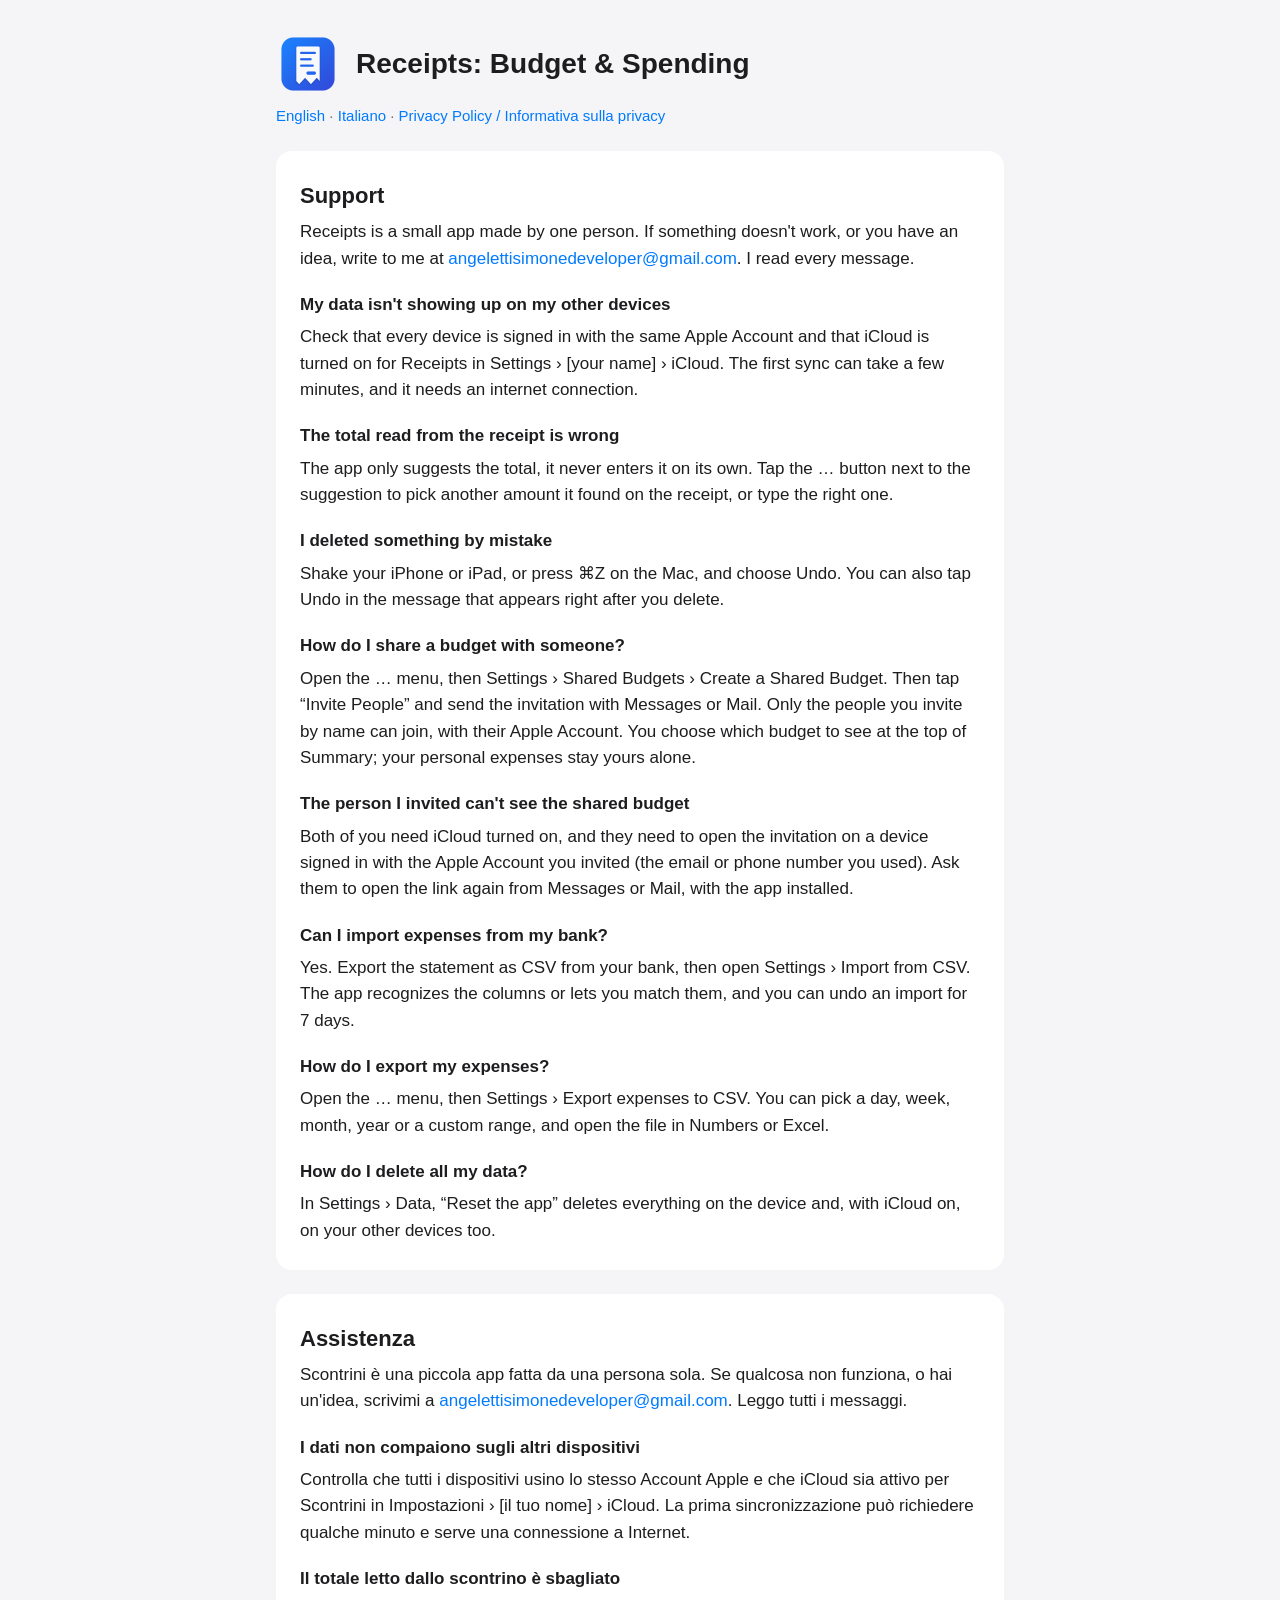
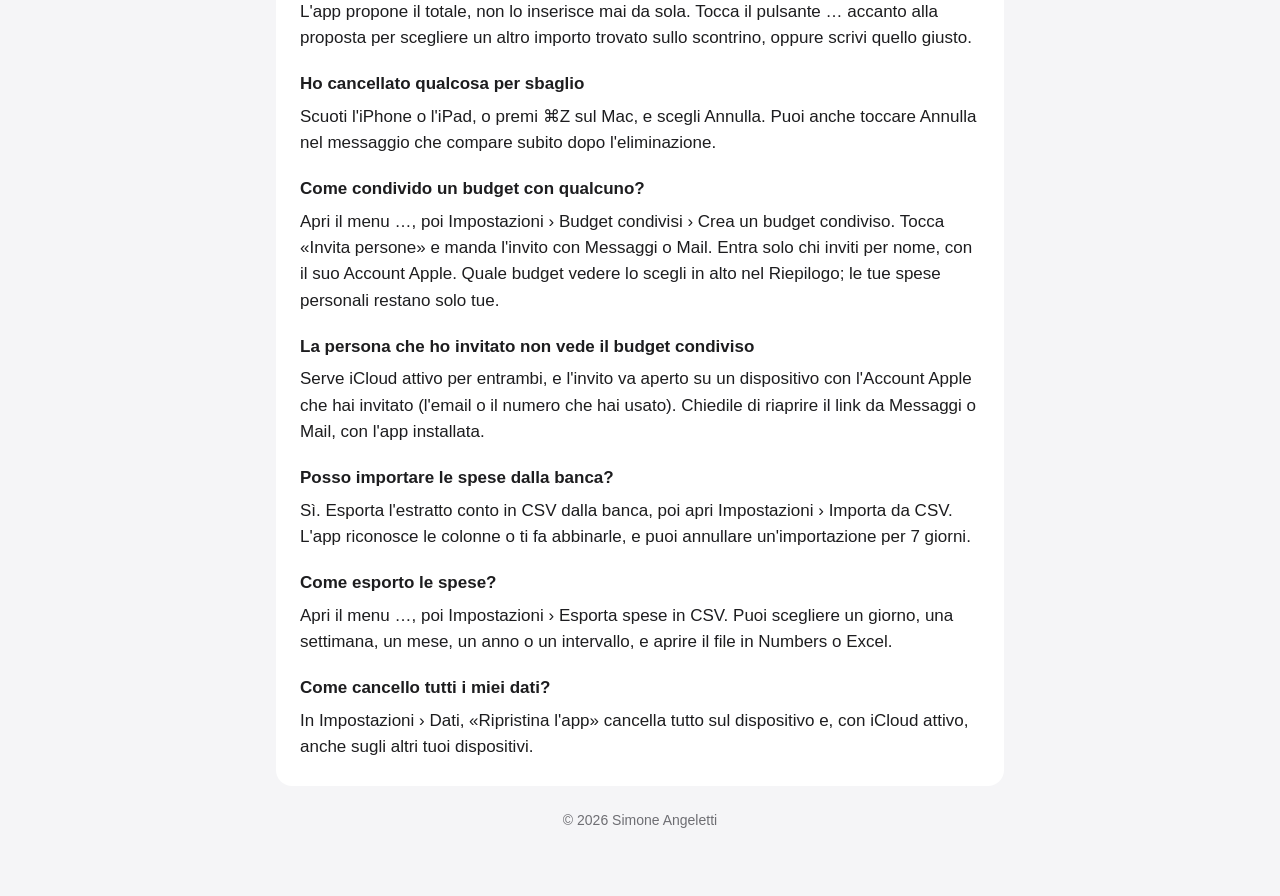
<file: index.html>
<!doctype html>
<html lang="en">
<head>
<meta charset="utf-8">
<meta name="viewport" content="width=device-width, initial-scale=1">
<title>Receipts – Support</title>
<link rel="stylesheet" href="style.css">
</head>
<body>
<main>
  <header>
    <img src="icon.png" alt="">
    <h1>Receipts: Budget &amp; Spending</h1>
  </header>
  <nav class="lang"><a href="#en">English</a> · <a href="#it">Italiano</a> · <a href="privacy.html">Privacy Policy / Informativa sulla privacy</a></nav>

  <section id="en">
    <h2>Support</h2>
    <p>Receipts is a small app made by one person. If something doesn't work, or you have an idea, write to me at <a href="mailto:angelettisimonedeveloper@gmail.com">angelettisimonedeveloper@gmail.com</a>. I read every message.</p>

    <h3>My data isn't showing up on my other devices</h3>
    <p>Check that every device is signed in with the same Apple Account and that iCloud is turned on for Receipts in Settings › [your name] › iCloud. The first sync can take a few minutes, and it needs an internet connection.</p>

    <h3>The total read from the receipt is wrong</h3>
    <p>The app only suggests the total, it never enters it on its own. Tap the … button next to the suggestion to pick another amount it found on the receipt, or type the right one.</p>

    <h3>I deleted something by mistake</h3>
    <p>Shake your iPhone or iPad, or press ⌘Z on the Mac, and choose Undo. You can also tap Undo in the message that appears right after you delete.</p>

    <h3>How do I share a budget with someone?</h3>
    <p>Open the … menu, then Settings › Shared Budgets › Create a Shared Budget. Then tap “Invite People” and send the invitation with Messages or Mail. Only the people you invite by name can join, with their Apple Account. You choose which budget to see at the top of Summary; your personal expenses stay yours alone.</p>

    <h3>The person I invited can't see the shared budget</h3>
    <p>Both of you need iCloud turned on, and they need to open the invitation on a device signed in with the Apple Account you invited (the email or phone number you used). Ask them to open the link again from Messages or Mail, with the app installed.</p>

    <h3>Can I import expenses from my bank?</h3>
    <p>Yes. Export the statement as CSV from your bank, then open Settings › Import from CSV. The app recognizes the columns or lets you match them, and you can undo an import for 7 days.</p>

    <h3>How do I export my expenses?</h3>
    <p>Open the … menu, then Settings › Export expenses to CSV. You can pick a day, week, month, year or a custom range, and open the file in Numbers or Excel.</p>

    <h3>How do I delete all my data?</h3>
    <p>In Settings › Data, “Reset the app” deletes everything on the device and, with iCloud on, on your other devices too.</p>
  </section>

  <section id="it">
    <h2>Assistenza</h2>
    <p>Scontrini è una piccola app fatta da una persona sola. Se qualcosa non funziona, o hai un'idea, scrivimi a <a href="mailto:angelettisimonedeveloper@gmail.com">angelettisimonedeveloper@gmail.com</a>. Leggo tutti i messaggi.</p>

    <h3>I dati non compaiono sugli altri dispositivi</h3>
    <p>Controlla che tutti i dispositivi usino lo stesso Account Apple e che iCloud sia attivo per Scontrini in Impostazioni › [il tuo nome] › iCloud. La prima sincronizzazione può richiedere qualche minuto e serve una connessione a Internet.</p>

    <h3>Il totale letto dallo scontrino è sbagliato</h3>
    <p>L'app propone il totale, non lo inserisce mai da sola. Tocca il pulsante … accanto alla proposta per scegliere un altro importo trovato sullo scontrino, oppure scrivi quello giusto.</p>

    <h3>Ho cancellato qualcosa per sbaglio</h3>
    <p>Scuoti l'iPhone o l'iPad, o premi ⌘Z sul Mac, e scegli Annulla. Puoi anche toccare Annulla nel messaggio che compare subito dopo l'eliminazione.</p>

    <h3>Come condivido un budget con qualcuno?</h3>
    <p>Apri il menu …, poi Impostazioni › Budget condivisi › Crea un budget condiviso. Tocca «Invita persone» e manda l'invito con Messaggi o Mail. Entra solo chi inviti per nome, con il suo Account Apple. Quale budget vedere lo scegli in alto nel Riepilogo; le tue spese personali restano solo tue.</p>

    <h3>La persona che ho invitato non vede il budget condiviso</h3>
    <p>Serve iCloud attivo per entrambi, e l'invito va aperto su un dispositivo con l'Account Apple che hai invitato (l'email o il numero che hai usato). Chiedile di riaprire il link da Messaggi o Mail, con l'app installata.</p>

    <h3>Posso importare le spese dalla banca?</h3>
    <p>Sì. Esporta l'estratto conto in CSV dalla banca, poi apri Impostazioni › Importa da CSV. L'app riconosce le colonne o ti fa abbinarle, e puoi annullare un'importazione per 7 giorni.</p>

    <h3>Come esporto le spese?</h3>
    <p>Apri il menu …, poi Impostazioni › Esporta spese in CSV. Puoi scegliere un giorno, una settimana, un mese, un anno o un intervallo, e aprire il file in Numbers o Excel.</p>

    <h3>Come cancello tutti i miei dati?</h3>
    <p>In Impostazioni › Dati, «Ripristina l'app» cancella tutto sul dispositivo e, con iCloud attivo, anche sugli altri tuoi dispositivi.</p>
  </section>

  <footer>© 2026 Simone Angeletti</footer>
</main>
</body>
</html>
</file>
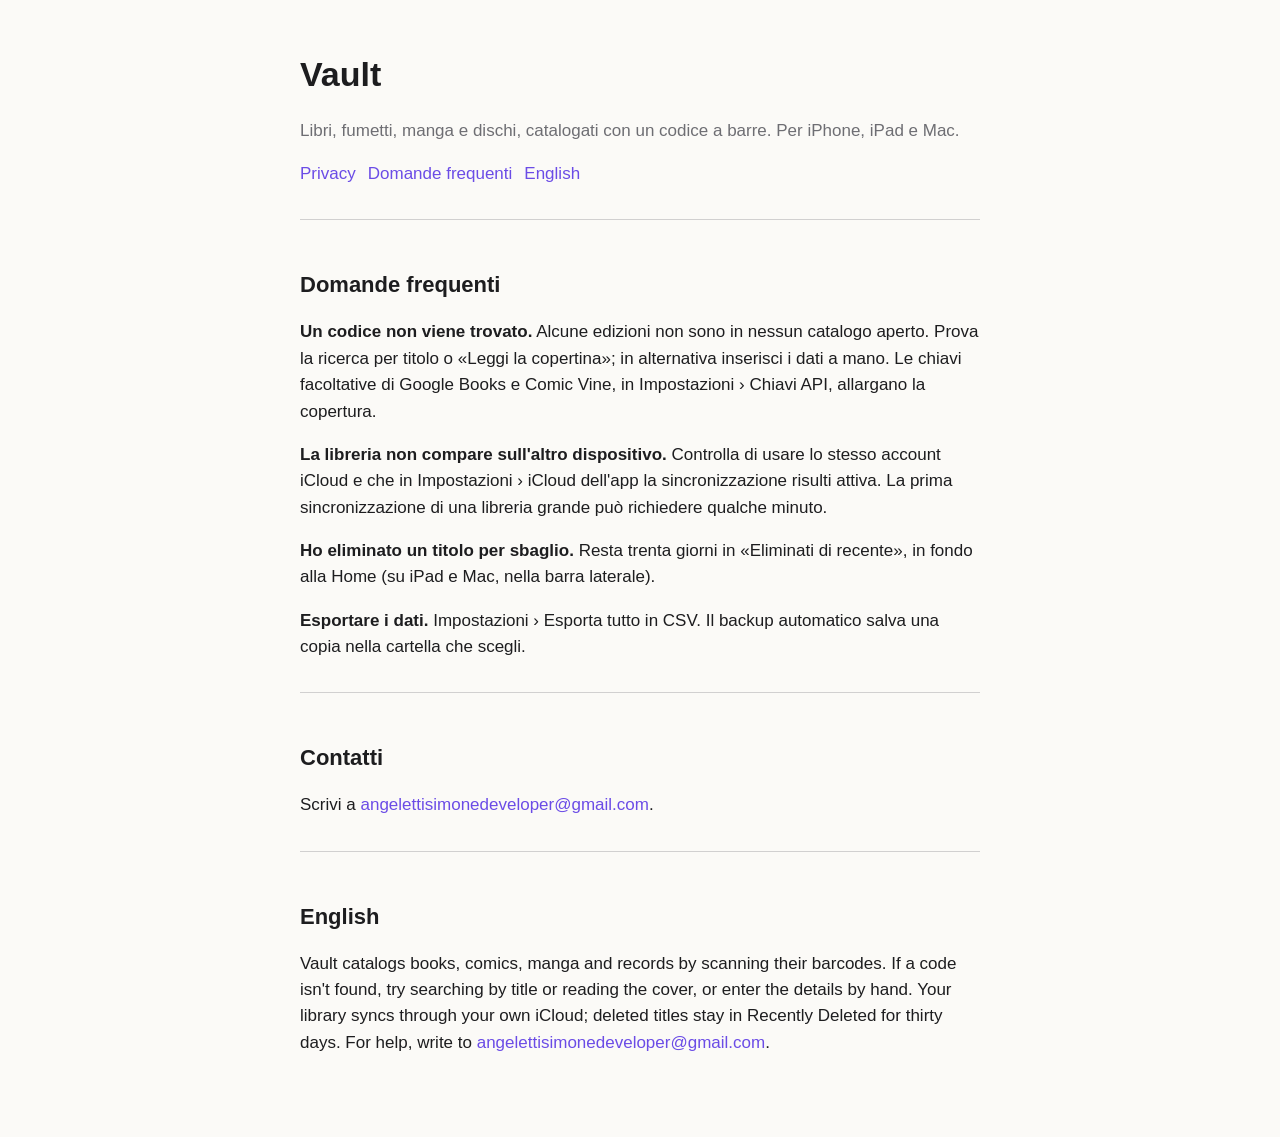
<file: vault/index.html>
<!doctype html>
<html lang="it">
<head>
<meta charset="utf-8">
<meta name="viewport" content="width=device-width, initial-scale=1">
<title>Vault – Supporto</title>
<link rel="stylesheet" href="style.css">
</head>
<body>
<main>
<h1>Vault</h1>
<p class="muted">Libri, fumetti, manga e dischi, catalogati con un codice a barre. Per iPhone, iPad e Mac.</p>
<nav><a href="privacy.html">Privacy</a><a href="#faq">Domande frequenti</a><a href="#en">English</a></nav>

<section id="faq">
<h2>Domande frequenti</h2>
<p><strong>Un codice non viene trovato.</strong> Alcune edizioni non sono in nessun catalogo aperto. Prova la ricerca per titolo o «Leggi la copertina»; in alternativa inserisci i dati a mano. Le chiavi facoltative di Google Books e Comic Vine, in Impostazioni › Chiavi API, allargano la copertura.</p>
<p><strong>La libreria non compare sull'altro dispositivo.</strong> Controlla di usare lo stesso account iCloud e che in Impostazioni › iCloud dell'app la sincronizzazione risulti attiva. La prima sincronizzazione di una libreria grande può richiedere qualche minuto.</p>
<p><strong>Ho eliminato un titolo per sbaglio.</strong> Resta trenta giorni in «Eliminati di recente», in fondo alla Home (su iPad e Mac, nella barra laterale).</p>
<p><strong>Esportare i dati.</strong> Impostazioni › Esporta tutto in CSV. Il backup automatico salva una copia nella cartella che scegli.</p>
</section>

<section>
<h2>Contatti</h2>
<p>Scrivi a <a href="mailto:angelettisimonedeveloper@gmail.com">angelettisimonedeveloper@gmail.com</a>.</p>
</section>

<section id="en" lang="en">
<h2>English</h2>
<p>Vault catalogs books, comics, manga and records by scanning their barcodes. If a code isn't found, try searching by title or reading the cover, or enter the details by hand. Your library syncs through your own iCloud; deleted titles stay in Recently Deleted for thirty days. For help, write to <a href="mailto:angelettisimonedeveloper@gmail.com">angelettisimonedeveloper@gmail.com</a>.</p>
</section>
</main>
</body>
</html>
</file>
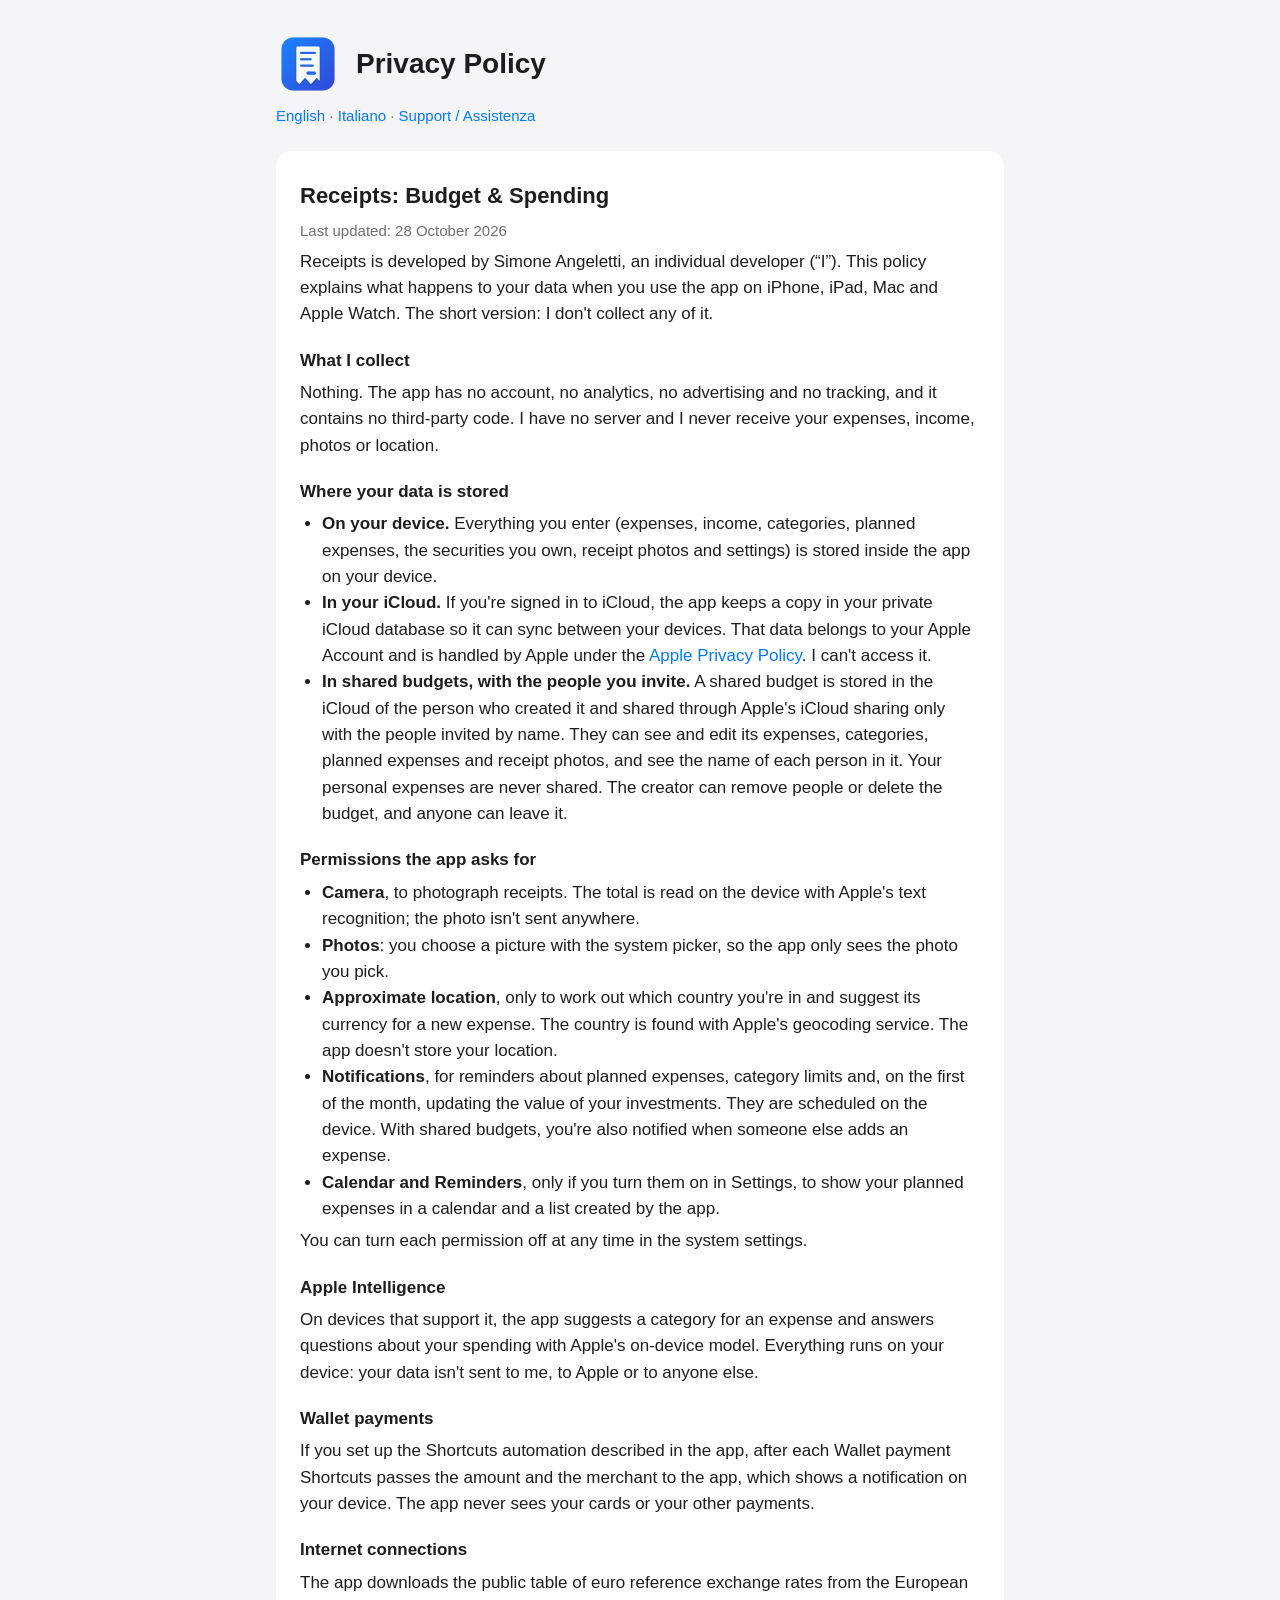
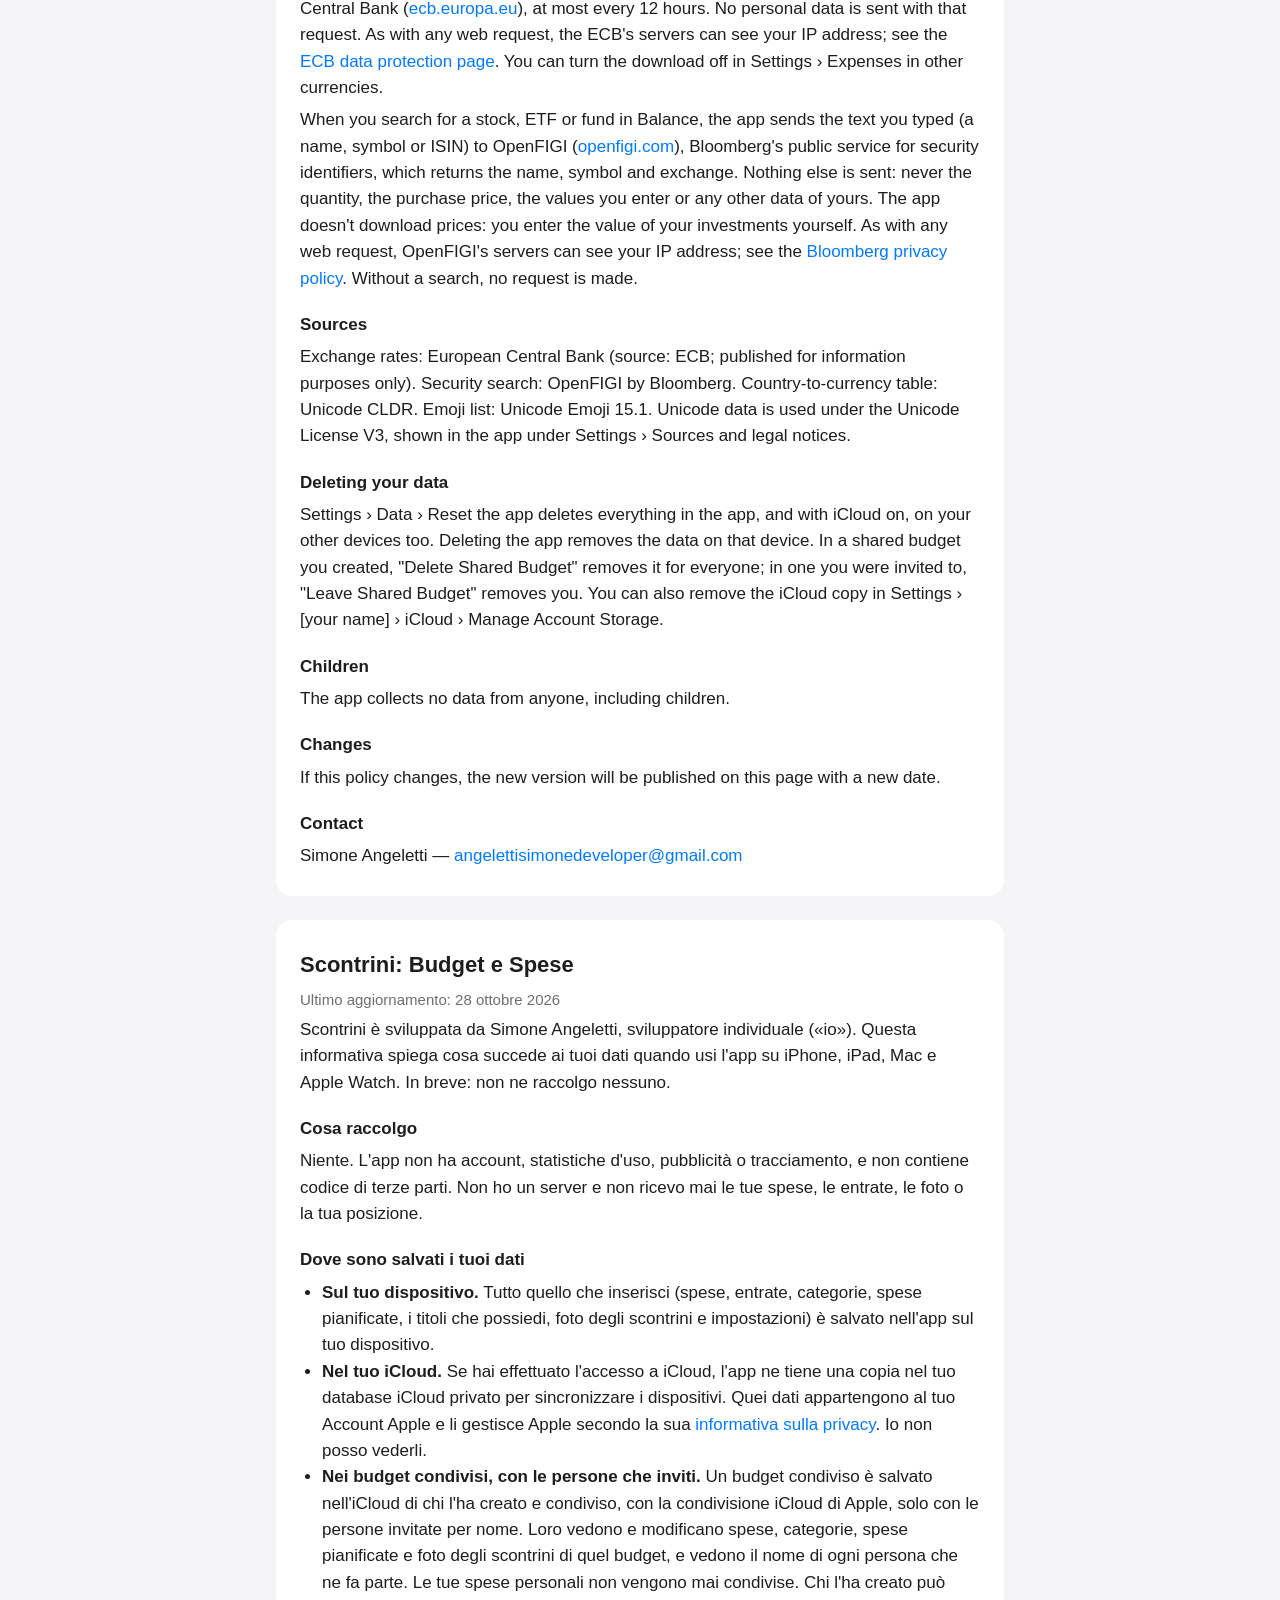
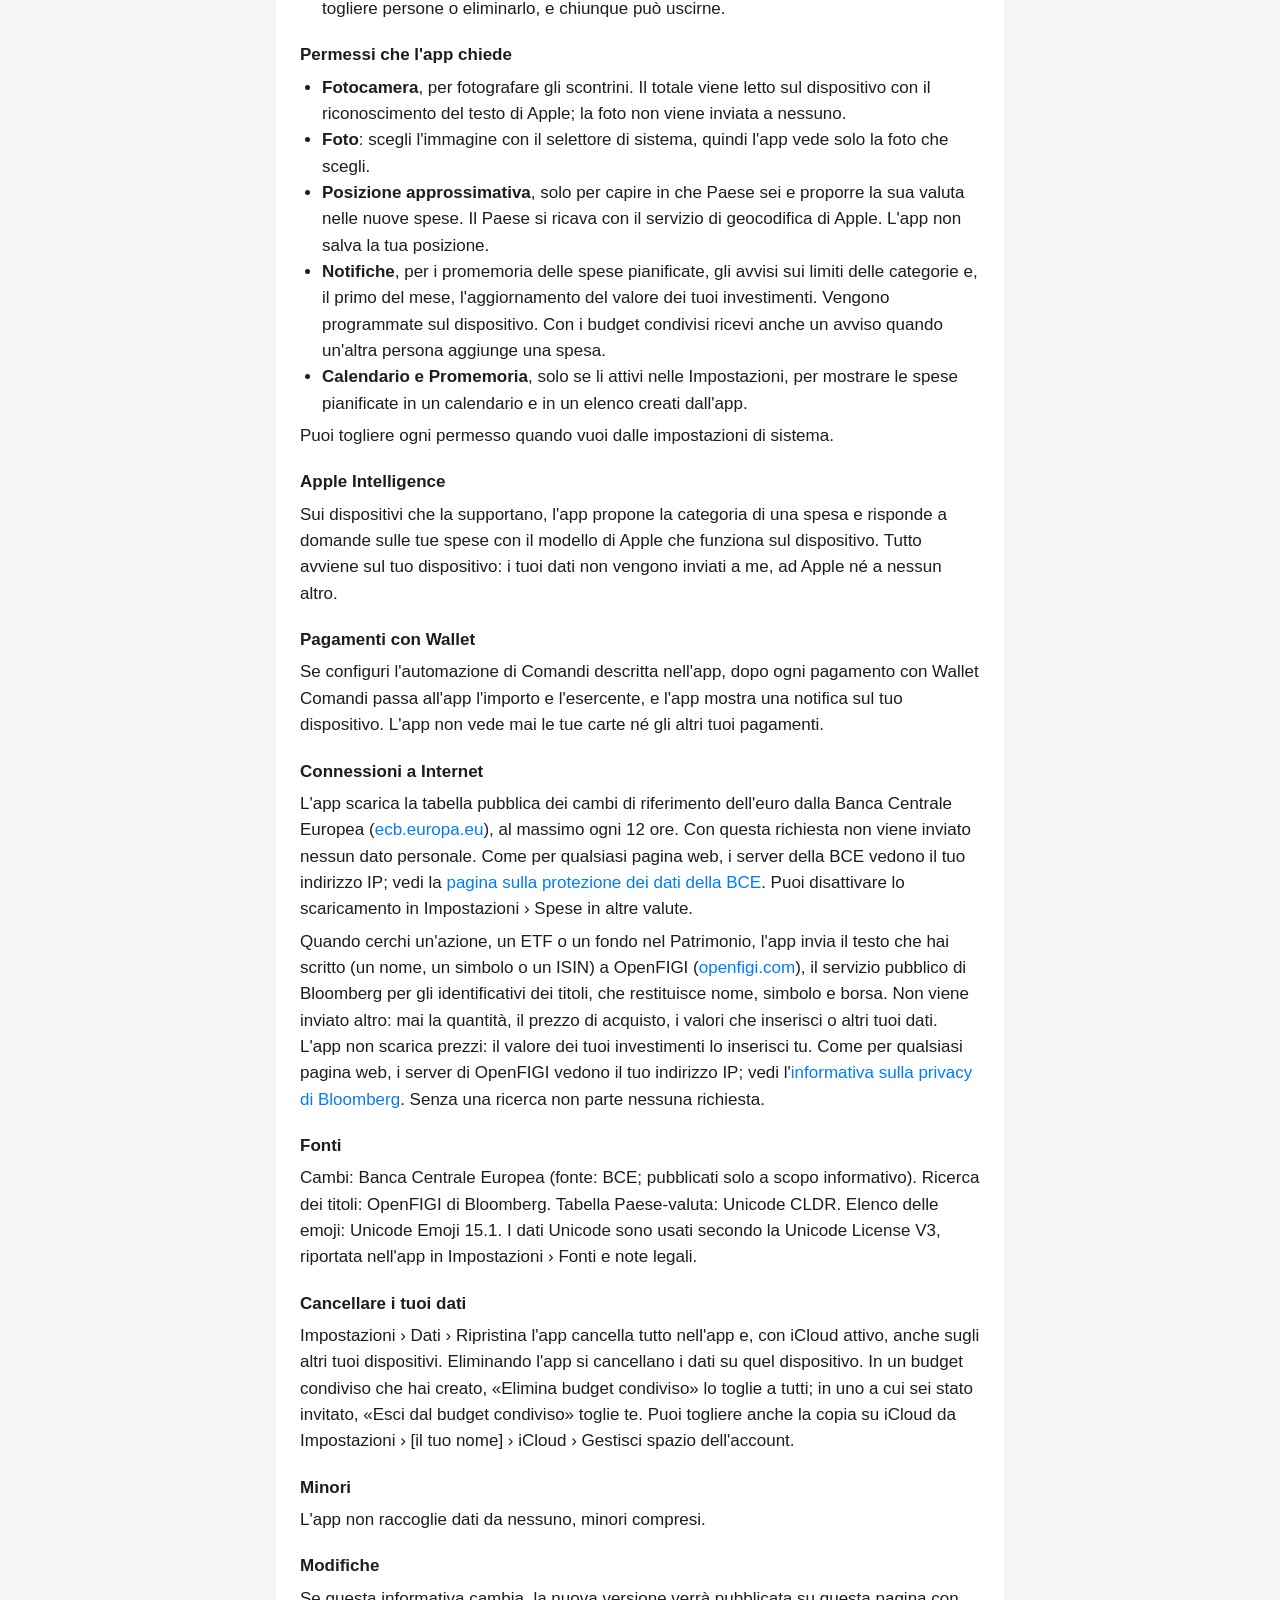
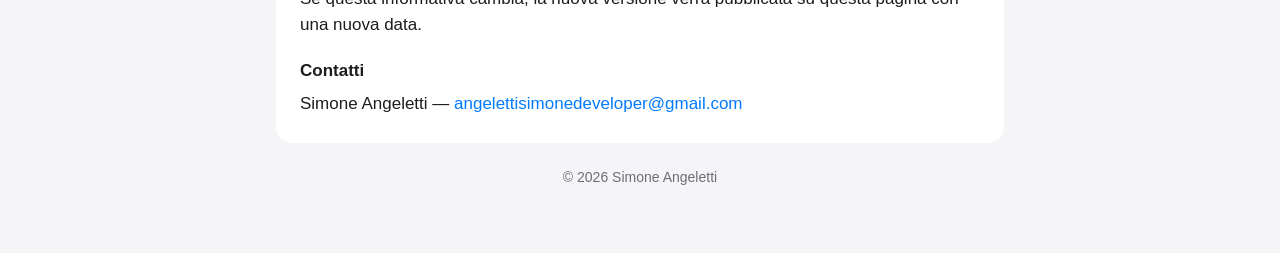
<file: privacy.html>
<!doctype html>
<html lang="en">
<head>
<meta charset="utf-8">
<meta name="viewport" content="width=device-width, initial-scale=1">
<title>Receipts – Privacy Policy</title>
<link rel="stylesheet" href="style.css">
</head>
<body>
<main>
  <header>
    <img src="icon.png" alt="">
    <h1>Privacy Policy</h1>
  </header>
  <nav class="lang"><a href="#en">English</a> · <a href="#it">Italiano</a> · <a href="index.html">Support / Assistenza</a></nav>

  <section id="en">
    <h2>Receipts: Budget &amp; Spending</h2>
    <p class="muted">Last updated: 28 October 2026</p>

    <p>Receipts is developed by Simone Angeletti, an individual developer (“I”). This policy explains what happens to your data when you use the app on iPhone, iPad, Mac and Apple Watch. The short version: I don't collect any of it.</p>

    <h3>What I collect</h3>
    <p>Nothing. The app has no account, no analytics, no advertising and no tracking, and it contains no third-party code. I have no server and I never receive your expenses, income, photos or location.</p>

    <h3>Where your data is stored</h3>
    <ul>
      <li><strong>On your device.</strong> Everything you enter (expenses, income, categories, planned expenses, the securities you own, receipt photos and settings) is stored inside the app on your device.</li>
      <li><strong>In your iCloud.</strong> If you're signed in to iCloud, the app keeps a copy in your private iCloud database so it can sync between your devices. That data belongs to your Apple Account and is handled by Apple under the <a href="https://www.apple.com/legal/privacy/">Apple Privacy Policy</a>. I can't access it.</li>
      <li><strong>In shared budgets, with the people you invite.</strong> A shared budget is stored in the iCloud of the person who created it and shared through Apple's iCloud sharing only with the people invited by name. They can see and edit its expenses, categories, planned expenses and receipt photos, and see the name of each person in it. Your personal expenses are never shared. The creator can remove people or delete the budget, and anyone can leave it.</li>
    </ul>

    <h3>Permissions the app asks for</h3>
    <ul>
      <li><strong>Camera</strong>, to photograph receipts. The total is read on the device with Apple's text recognition; the photo isn't sent anywhere.</li>
      <li><strong>Photos</strong>: you choose a picture with the system picker, so the app only sees the photo you pick.</li>
      <li><strong>Approximate location</strong>, only to work out which country you're in and suggest its currency for a new expense. The country is found with Apple's geocoding service. The app doesn't store your location.</li>
      <li><strong>Notifications</strong>, for reminders about planned expenses, category limits and, on the first of the month, updating the value of your investments. They are scheduled on the device. With shared budgets, you're also notified when someone else adds an expense.</li>
      <li><strong>Calendar and Reminders</strong>, only if you turn them on in Settings, to show your planned expenses in a calendar and a list created by the app.</li>
    </ul>
    <p>You can turn each permission off at any time in the system settings.</p>
    <h3>Apple Intelligence</h3>
    <p>On devices that support it, the app suggests a category for an expense and answers questions about your spending with Apple's on-device model. Everything runs on your device: your data isn't sent to me, to Apple or to anyone else.</p>
    <h3>Wallet payments</h3>
    <p>If you set up the Shortcuts automation described in the app, after each Wallet payment Shortcuts passes the amount and the merchant to the app, which shows a notification on your device. The app never sees your cards or your other payments.</p>

    <h3>Internet connections</h3>
    <p>The app downloads the public table of euro reference exchange rates from the European Central Bank (<a href="https://www.ecb.europa.eu/">ecb.europa.eu</a>), at most every 12 hours. No personal data is sent with that request. As with any web request, the ECB's servers can see your IP address; see the <a href="https://www.ecb.europa.eu/services/data-protection/html/index.en.html">ECB data protection page</a>. You can turn the download off in Settings › Expenses in other currencies.</p>
    <p>When you search for a stock, ETF or fund in Balance, the app sends the text you typed (a name, symbol or ISIN) to OpenFIGI (<a href="https://www.openfigi.com/">openfigi.com</a>), Bloomberg's public service for security identifiers, which returns the name, symbol and exchange. Nothing else is sent: never the quantity, the purchase price, the values you enter or any other data of yours. The app doesn't download prices: you enter the value of your investments yourself. As with any web request, OpenFIGI's servers can see your IP address; see the <a href="https://www.bloomberg.com/notices/privacy/">Bloomberg privacy policy</a>. Without a search, no request is made.</p>

    <h3>Sources</h3>
    <p>Exchange rates: European Central Bank (source: ECB; published for information purposes only). Security search: OpenFIGI by Bloomberg. Country-to-currency table: Unicode CLDR. Emoji list: Unicode Emoji 15.1. Unicode data is used under the Unicode License V3, shown in the app under Settings › Sources and legal notices.</p>

    <h3>Deleting your data</h3>
    <p>Settings › Data › Reset the app deletes everything in the app, and with iCloud on, on your other devices too. Deleting the app removes the data on that device. In a shared budget you created, "Delete Shared Budget" removes it for everyone; in one you were invited to, "Leave Shared Budget" removes you. You can also remove the iCloud copy in Settings › [your name] › iCloud › Manage Account Storage.</p>

    <h3>Children</h3>
    <p>The app collects no data from anyone, including children.</p>

    <h3>Changes</h3>
    <p>If this policy changes, the new version will be published on this page with a new date.</p>

    <h3>Contact</h3>
    <p>Simone Angeletti — <a href="mailto:angelettisimonedeveloper@gmail.com">angelettisimonedeveloper@gmail.com</a></p>
  </section>

  <section id="it">
    <h2>Scontrini: Budget e Spese</h2>
    <p class="muted">Ultimo aggiornamento: 28 ottobre 2026</p>

    <p>Scontrini è sviluppata da Simone Angeletti, sviluppatore individuale («io»). Questa informativa spiega cosa succede ai tuoi dati quando usi l'app su iPhone, iPad, Mac e Apple Watch. In breve: non ne raccolgo nessuno.</p>

    <h3>Cosa raccolgo</h3>
    <p>Niente. L'app non ha account, statistiche d'uso, pubblicità o tracciamento, e non contiene codice di terze parti. Non ho un server e non ricevo mai le tue spese, le entrate, le foto o la tua posizione.</p>

    <h3>Dove sono salvati i tuoi dati</h3>
    <ul>
      <li><strong>Sul tuo dispositivo.</strong> Tutto quello che inserisci (spese, entrate, categorie, spese pianificate, i titoli che possiedi, foto degli scontrini e impostazioni) è salvato nell'app sul tuo dispositivo.</li>
      <li><strong>Nel tuo iCloud.</strong> Se hai effettuato l'accesso a iCloud, l'app ne tiene una copia nel tuo database iCloud privato per sincronizzare i dispositivi. Quei dati appartengono al tuo Account Apple e li gestisce Apple secondo la sua <a href="https://www.apple.com/it/legal/privacy/">informativa sulla privacy</a>. Io non posso vederli.</li>
      <li><strong>Nei budget condivisi, con le persone che inviti.</strong> Un budget condiviso è salvato nell'iCloud di chi l'ha creato e condiviso, con la condivisione iCloud di Apple, solo con le persone invitate per nome. Loro vedono e modificano spese, categorie, spese pianificate e foto degli scontrini di quel budget, e vedono il nome di ogni persona che ne fa parte. Le tue spese personali non vengono mai condivise. Chi l'ha creato può togliere persone o eliminarlo, e chiunque può uscirne.</li>
    </ul>

    <h3>Permessi che l'app chiede</h3>
    <ul>
      <li><strong>Fotocamera</strong>, per fotografare gli scontrini. Il totale viene letto sul dispositivo con il riconoscimento del testo di Apple; la foto non viene inviata a nessuno.</li>
      <li><strong>Foto</strong>: scegli l'immagine con il selettore di sistema, quindi l'app vede solo la foto che scegli.</li>
      <li><strong>Posizione approssimativa</strong>, solo per capire in che Paese sei e proporre la sua valuta nelle nuove spese. Il Paese si ricava con il servizio di geocodifica di Apple. L'app non salva la tua posizione.</li>
      <li><strong>Notifiche</strong>, per i promemoria delle spese pianificate, gli avvisi sui limiti delle categorie e, il primo del mese, l'aggiornamento del valore dei tuoi investimenti. Vengono programmate sul dispositivo. Con i budget condivisi ricevi anche un avviso quando un'altra persona aggiunge una spesa.</li>
      <li><strong>Calendario e Promemoria</strong>, solo se li attivi nelle Impostazioni, per mostrare le spese pianificate in un calendario e in un elenco creati dall'app.</li>
    </ul>
    <p>Puoi togliere ogni permesso quando vuoi dalle impostazioni di sistema.</p>
    <h3>Apple Intelligence</h3>
    <p>Sui dispositivi che la supportano, l'app propone la categoria di una spesa e risponde a domande sulle tue spese con il modello di Apple che funziona sul dispositivo. Tutto avviene sul tuo dispositivo: i tuoi dati non vengono inviati a me, ad Apple né a nessun altro.</p>
    <h3>Pagamenti con Wallet</h3>
    <p>Se configuri l'automazione di Comandi descritta nell'app, dopo ogni pagamento con Wallet Comandi passa all'app l'importo e l'esercente, e l'app mostra una notifica sul tuo dispositivo. L'app non vede mai le tue carte né gli altri tuoi pagamenti.</p>

    <h3>Connessioni a Internet</h3>
    <p>L'app scarica la tabella pubblica dei cambi di riferimento dell'euro dalla Banca Centrale Europea (<a href="https://www.ecb.europa.eu/">ecb.europa.eu</a>), al massimo ogni 12 ore. Con questa richiesta non viene inviato nessun dato personale. Come per qualsiasi pagina web, i server della BCE vedono il tuo indirizzo IP; vedi la <a href="https://www.ecb.europa.eu/services/data-protection/html/index.it.html">pagina sulla protezione dei dati della BCE</a>. Puoi disattivare lo scaricamento in Impostazioni › Spese in altre valute.</p>
    <p>Quando cerchi un'azione, un ETF o un fondo nel Patrimonio, l'app invia il testo che hai scritto (un nome, un simbolo o un ISIN) a OpenFIGI (<a href="https://www.openfigi.com/">openfigi.com</a>), il servizio pubblico di Bloomberg per gli identificativi dei titoli, che restituisce nome, simbolo e borsa. Non viene inviato altro: mai la quantità, il prezzo di acquisto, i valori che inserisci o altri tuoi dati. L'app non scarica prezzi: il valore dei tuoi investimenti lo inserisci tu. Come per qualsiasi pagina web, i server di OpenFIGI vedono il tuo indirizzo IP; vedi l'<a href="https://www.bloomberg.com/notices/privacy/">informativa sulla privacy di Bloomberg</a>. Senza una ricerca non parte nessuna richiesta.</p>

    <h3>Fonti</h3>
    <p>Cambi: Banca Centrale Europea (fonte: BCE; pubblicati solo a scopo informativo). Ricerca dei titoli: OpenFIGI di Bloomberg. Tabella Paese-valuta: Unicode CLDR. Elenco delle emoji: Unicode Emoji 15.1. I dati Unicode sono usati secondo la Unicode License V3, riportata nell'app in Impostazioni › Fonti e note legali.</p>

    <h3>Cancellare i tuoi dati</h3>
    <p>Impostazioni › Dati › Ripristina l'app cancella tutto nell'app e, con iCloud attivo, anche sugli altri tuoi dispositivi. Eliminando l'app si cancellano i dati su quel dispositivo. In un budget condiviso che hai creato, «Elimina budget condiviso» lo toglie a tutti; in uno a cui sei stato invitato, «Esci dal budget condiviso» toglie te. Puoi togliere anche la copia su iCloud da Impostazioni › [il tuo nome] › iCloud › Gestisci spazio dell'account.</p>

    <h3>Minori</h3>
    <p>L'app non raccoglie dati da nessuno, minori compresi.</p>

    <h3>Modifiche</h3>
    <p>Se questa informativa cambia, la nuova versione verrà pubblicata su questa pagina con una nuova data.</p>

    <h3>Contatti</h3>
    <p>Simone Angeletti — <a href="mailto:angelettisimonedeveloper@gmail.com">angelettisimonedeveloper@gmail.com</a></p>
  </section>

  <footer>© 2026 Simone Angeletti</footer>
</main>
</body>
</html>
</file>
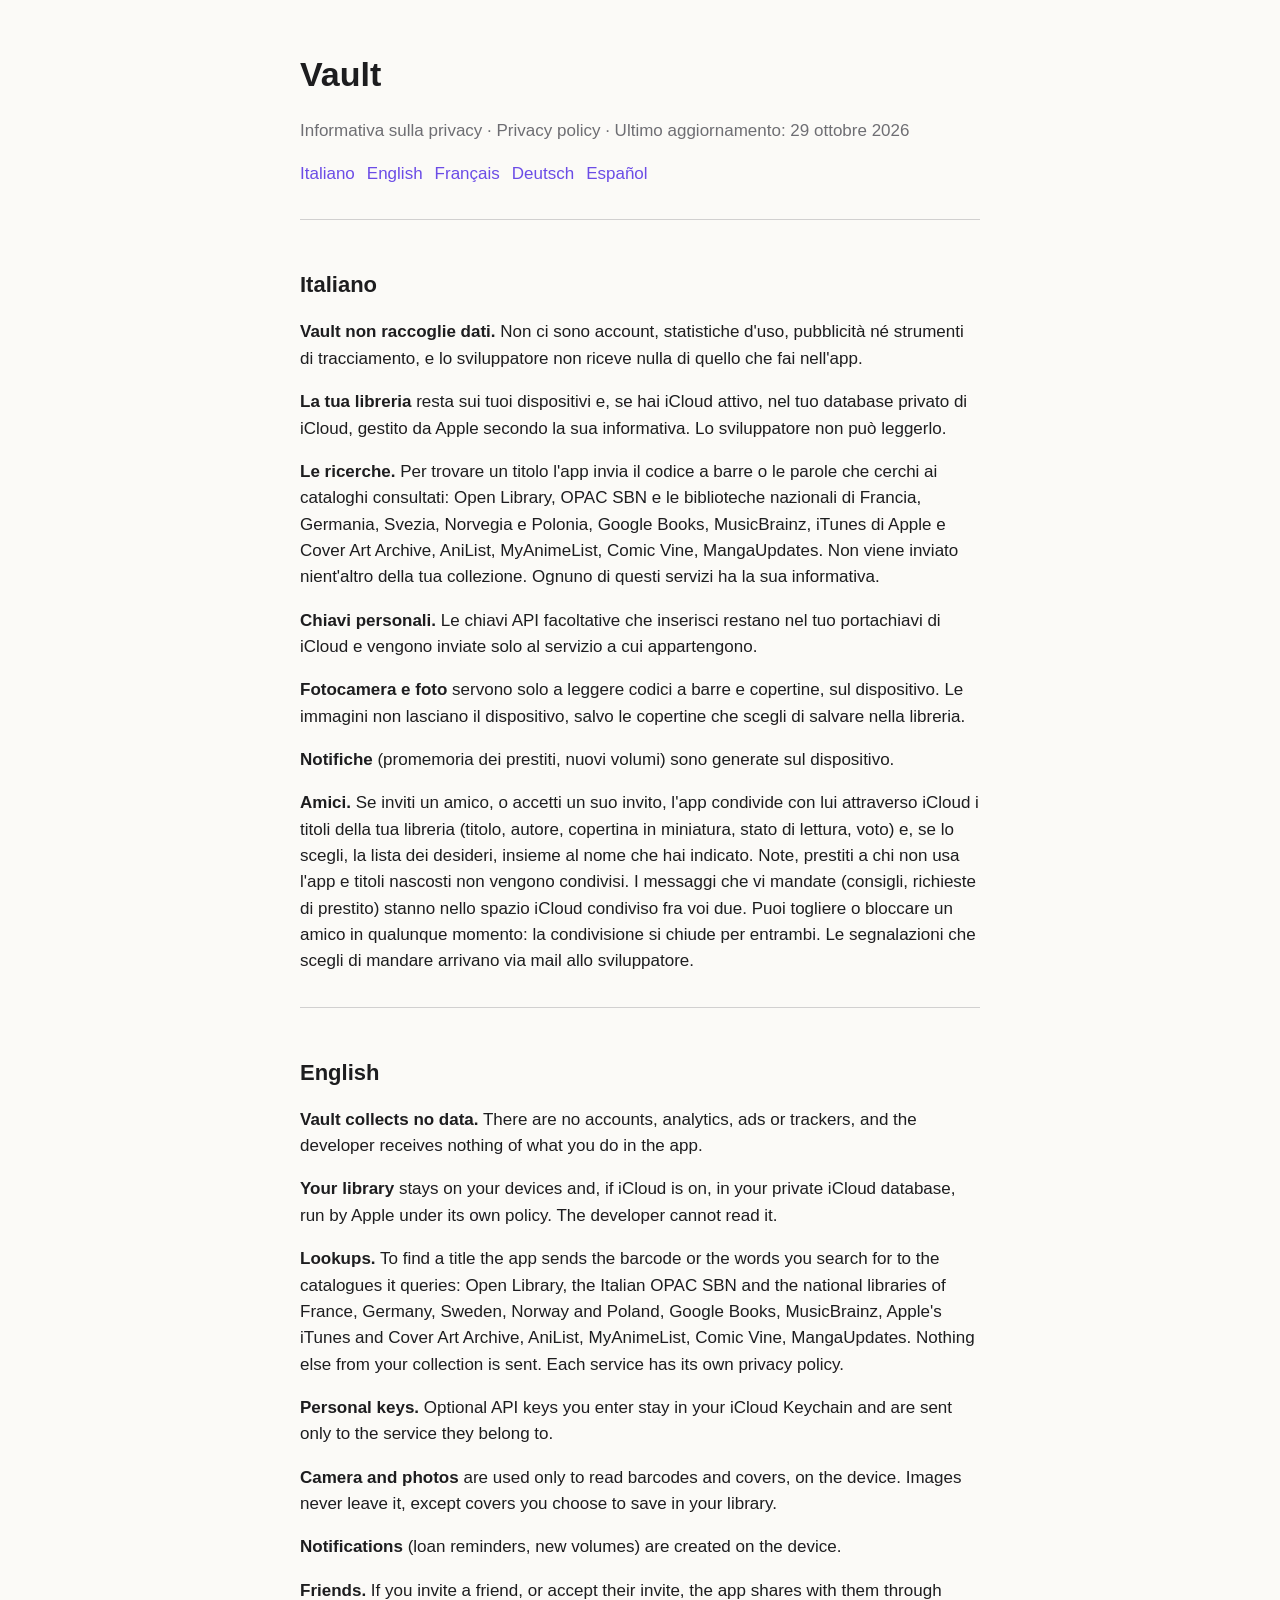
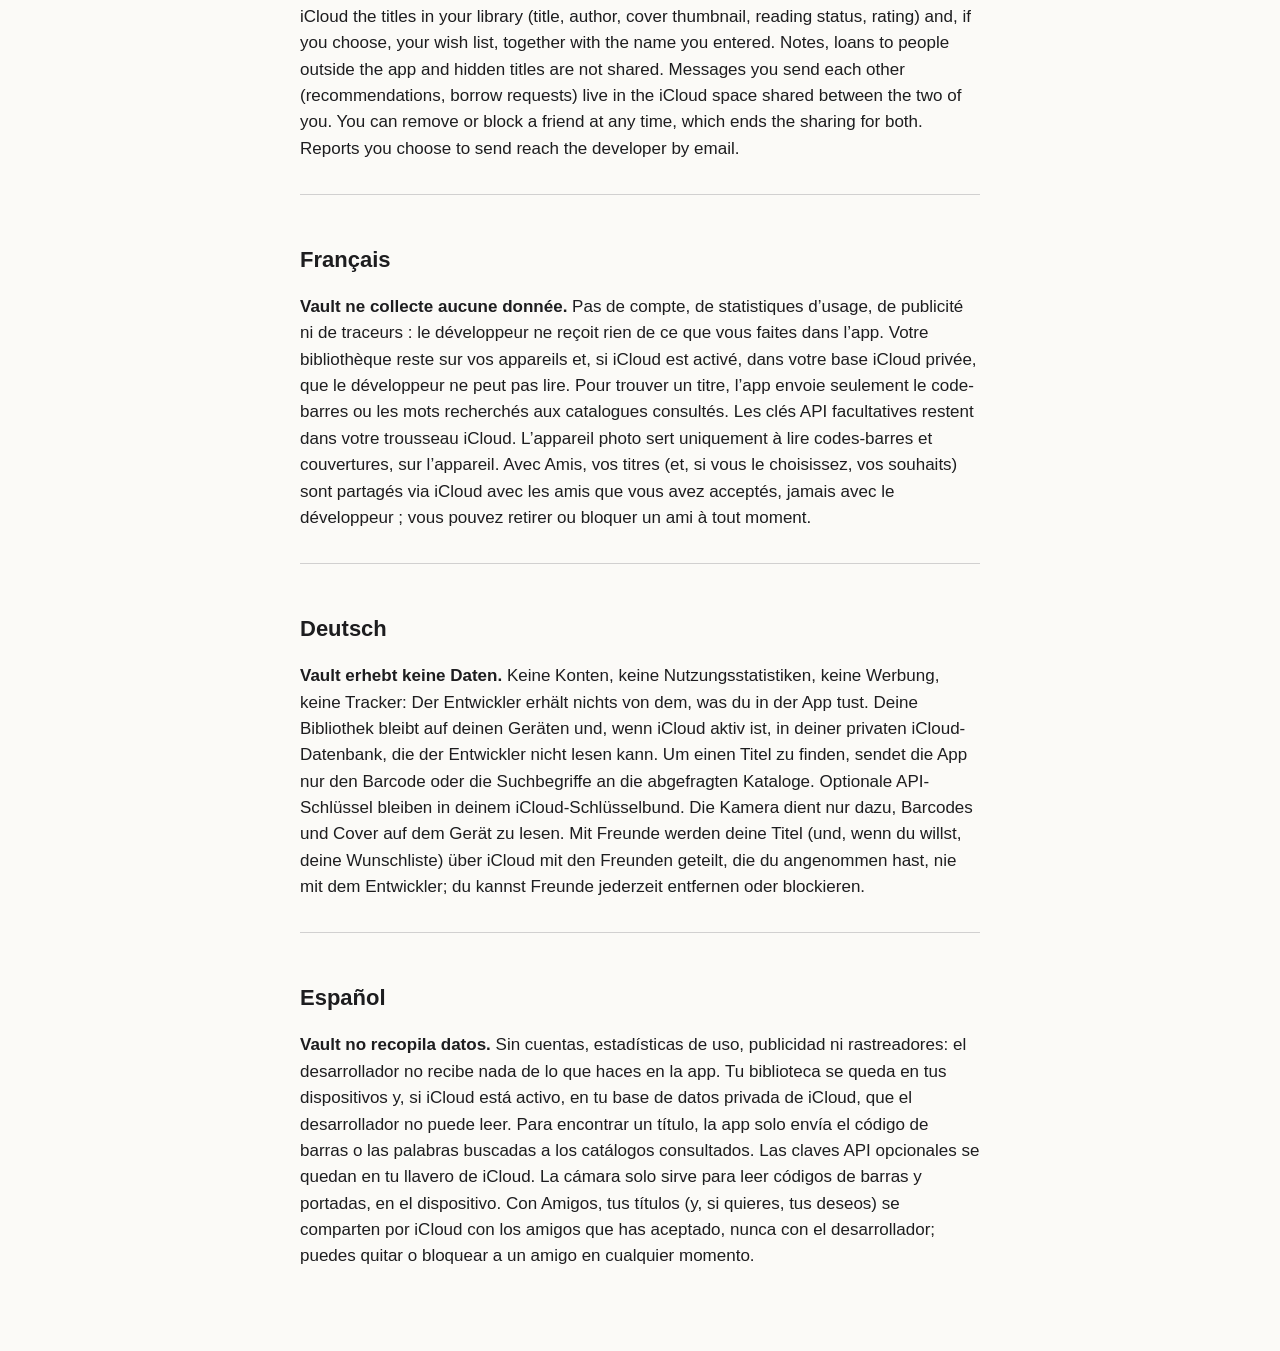
<file: vault/privacy.html>
<!doctype html>
<html lang="it">
<head>
<meta charset="utf-8">
<meta name="viewport" content="width=device-width, initial-scale=1">
<title>Vault – Privacy</title>
<link rel="stylesheet" href="style.css">
</head>
<body>
<main>
<h1>Vault</h1>
<p class="muted">Informativa sulla privacy · Privacy policy · Ultimo aggiornamento: 29 ottobre 2026</p>
<nav><a href="#it">Italiano</a><a href="#en">English</a><a href="#fr">Français</a><a href="#de">Deutsch</a><a href="#es">Español</a></nav>

<section id="it" lang="it">
<h2>Italiano</h2>
<p><strong>Vault non raccoglie dati.</strong> Non ci sono account, statistiche d'uso, pubblicità né strumenti di tracciamento, e lo sviluppatore non riceve nulla di quello che fai nell'app.</p>
<p><strong>La tua libreria</strong> resta sui tuoi dispositivi e, se hai iCloud attivo, nel tuo database privato di iCloud, gestito da Apple secondo la sua informativa. Lo sviluppatore non può leggerlo.</p>
<p><strong>Le ricerche.</strong> Per trovare un titolo l'app invia il codice a barre o le parole che cerchi ai cataloghi consultati: Open Library, OPAC SBN e le biblioteche nazionali di Francia, Germania, Svezia, Norvegia e Polonia, Google Books, MusicBrainz, iTunes di Apple e Cover Art Archive, AniList, MyAnimeList, Comic Vine, MangaUpdates. Non viene inviato nient'altro della tua collezione. Ognuno di questi servizi ha la sua informativa.</p>
<p><strong>Chiavi personali.</strong> Le chiavi API facoltative che inserisci restano nel tuo portachiavi di iCloud e vengono inviate solo al servizio a cui appartengono.</p>
<p><strong>Fotocamera e foto</strong> servono solo a leggere codici a barre e copertine, sul dispositivo. Le immagini non lasciano il dispositivo, salvo le copertine che scegli di salvare nella libreria.</p>
<p><strong>Notifiche</strong> (promemoria dei prestiti, nuovi volumi) sono generate sul dispositivo.</p>
<p><strong>Amici.</strong> Se inviti un amico, o accetti un suo invito, l'app condivide con lui attraverso iCloud i titoli della tua libreria (titolo, autore, copertina in miniatura, stato di lettura, voto) e, se lo scegli, la lista dei desideri, insieme al nome che hai indicato. Note, prestiti a chi non usa l'app e titoli nascosti non vengono condivisi. I messaggi che vi mandate (consigli, richieste di prestito) stanno nello spazio iCloud condiviso fra voi due. Puoi togliere o bloccare un amico in qualunque momento: la condivisione si chiude per entrambi. Le segnalazioni che scegli di mandare arrivano via mail allo sviluppatore.</p>
</section>

<section id="en" lang="en">
<h2>English</h2>
<p><strong>Vault collects no data.</strong> There are no accounts, analytics, ads or trackers, and the developer receives nothing of what you do in the app.</p>
<p><strong>Your library</strong> stays on your devices and, if iCloud is on, in your private iCloud database, run by Apple under its own policy. The developer cannot read it.</p>
<p><strong>Lookups.</strong> To find a title the app sends the barcode or the words you search for to the catalogues it queries: Open Library, the Italian OPAC SBN and the national libraries of France, Germany, Sweden, Norway and Poland, Google Books, MusicBrainz, Apple's iTunes and Cover Art Archive, AniList, MyAnimeList, Comic Vine, MangaUpdates. Nothing else from your collection is sent. Each service has its own privacy policy.</p>
<p><strong>Personal keys.</strong> Optional API keys you enter stay in your iCloud Keychain and are sent only to the service they belong to.</p>
<p><strong>Camera and photos</strong> are used only to read barcodes and covers, on the device. Images never leave it, except covers you choose to save in your library.</p>
<p><strong>Notifications</strong> (loan reminders, new volumes) are created on the device.</p>
<p><strong>Friends.</strong> If you invite a friend, or accept their invite, the app shares with them through iCloud the titles in your library (title, author, cover thumbnail, reading status, rating) and, if you choose, your wish list, together with the name you entered. Notes, loans to people outside the app and hidden titles are not shared. Messages you send each other (recommendations, borrow requests) live in the iCloud space shared between the two of you. You can remove or block a friend at any time, which ends the sharing for both. Reports you choose to send reach the developer by email.</p>
</section>

<section id="fr" lang="fr">
<h2>Français</h2>
<p><strong>Vault ne collecte aucune donnée.</strong> Pas de compte, de statistiques d’usage, de publicité ni de traceurs : le développeur ne reçoit rien de ce que vous faites dans l’app. Votre bibliothèque reste sur vos appareils et, si iCloud est activé, dans votre base iCloud privée, que le développeur ne peut pas lire. Pour trouver un titre, l’app envoie seulement le code-barres ou les mots recherchés aux catalogues consultés. Les clés API facultatives restent dans votre trousseau iCloud. L’appareil photo sert uniquement à lire codes-barres et couvertures, sur l’appareil. Avec Amis, vos titres (et, si vous le choisissez, vos souhaits) sont partagés via iCloud avec les amis que vous avez acceptés, jamais avec le développeur ; vous pouvez retirer ou bloquer un ami à tout moment.</p>
</section>

<section id="de" lang="de">
<h2>Deutsch</h2>
<p><strong>Vault erhebt keine Daten.</strong> Keine Konten, keine Nutzungsstatistiken, keine Werbung, keine Tracker: Der Entwickler erhält nichts von dem, was du in der App tust. Deine Bibliothek bleibt auf deinen Geräten und, wenn iCloud aktiv ist, in deiner privaten iCloud-Datenbank, die der Entwickler nicht lesen kann. Um einen Titel zu finden, sendet die App nur den Barcode oder die Suchbegriffe an die abgefragten Kataloge. Optionale API-Schlüssel bleiben in deinem iCloud-Schlüsselbund. Die Kamera dient nur dazu, Barcodes und Cover auf dem Gerät zu lesen. Mit Freunde werden deine Titel (und, wenn du willst, deine Wunschliste) über iCloud mit den Freunden geteilt, die du angenommen hast, nie mit dem Entwickler; du kannst Freunde jederzeit entfernen oder blockieren.</p>
</section>

<section id="es" lang="es">
<h2>Español</h2>
<p><strong>Vault no recopila datos.</strong> Sin cuentas, estadísticas de uso, publicidad ni rastreadores: el desarrollador no recibe nada de lo que haces en la app. Tu biblioteca se queda en tus dispositivos y, si iCloud está activo, en tu base de datos privada de iCloud, que el desarrollador no puede leer. Para encontrar un título, la app solo envía el código de barras o las palabras buscadas a los catálogos consultados. Las claves API opcionales se quedan en tu llavero de iCloud. La cámara solo sirve para leer códigos de barras y portadas, en el dispositivo. Con Amigos, tus títulos (y, si quieres, tus deseos) se comparten por iCloud con los amigos que has aceptado, nunca con el desarrollador; puedes quitar o bloquear a un amigo en cualquier momento.</p>
</section>
</main>
</body>
</html>
</file>
<file: style.css>
:root {
  --bg: #f5f5f7;
  --card: #ffffff;
  --text: #1d1d1f;
  --muted: #6e6e73;
  --accent: #007aff;
  --line: #d2d2d7;
}
@media (prefers-color-scheme: dark) {
  :root {
    --bg: #000000;
    --card: #1c1c1e;
    --text: #f5f5f7;
    --muted: #a1a1a6;
    --accent: #0a84ff;
    --line: #38383a;
  }
}
* { box-sizing: border-box; }
body {
  margin: 0;
  background: var(--bg);
  color: var(--text);
  font: 17px/1.55 -apple-system, BlinkMacSystemFont, "SF Pro Text", "Helvetica Neue", Arial, sans-serif;
}
main { max-width: 760px; margin: 0 auto; padding: 32px 16px 64px; }
header { display: flex; align-items: center; gap: 16px; margin-bottom: 8px; }
header img { width: 64px; height: 64px; border-radius: 14px; }
header h1 { margin: 0; font-size: 28px; line-height: 1.2; }
nav.lang { margin: 8px 0 24px; color: var(--muted); font-size: 15px; }
a { color: var(--accent); text-decoration: none; }
a:hover { text-decoration: underline; }
section { background: var(--card); border-radius: 16px; padding: 8px 24px 20px; margin-bottom: 24px; }
h2 { font-size: 22px; margin: 20px 0 4px; }
h3 { font-size: 17px; margin: 20px 0 4px; }
p, ul { margin: 6px 0; }
ul { padding-left: 22px; }
.muted { color: var(--muted); font-size: 15px; }
footer { color: var(--muted); font-size: 14px; text-align: center; }
</file>
<file: vault/style.css>
:root { color-scheme: light dark; --bg: #fbfaf7; --text: #1d1d1f; --muted: #6e6e73; --accent: #6b4ce6; }
@media (prefers-color-scheme: dark) { :root { --bg: #111; --text: #f2f2f7; --muted: #a1a1a6; --accent: #a594ff; } }
body { margin: 0; background: var(--bg); color: var(--text); font: 17px/1.55 -apple-system, BlinkMacSystemFont, "Helvetica Neue", sans-serif; }
main { max-width: 680px; margin: 0 auto; padding: 48px 16px 64px; }
h1 { font-size: 34px; margin: 0 0 4px; }
h2 { font-size: 22px; margin: 40px 0 8px; }
p, li { color: var(--text); }
.muted { color: var(--muted); }
nav { margin: 16px 0 32px; display: flex; gap: 12px; flex-wrap: wrap; }
nav a, a { color: var(--accent); text-decoration: none; }
section { border-top: 1px solid color-mix(in srgb, var(--muted) 30%, transparent); padding-top: 8px; margin-top: 32px; }
</file>
